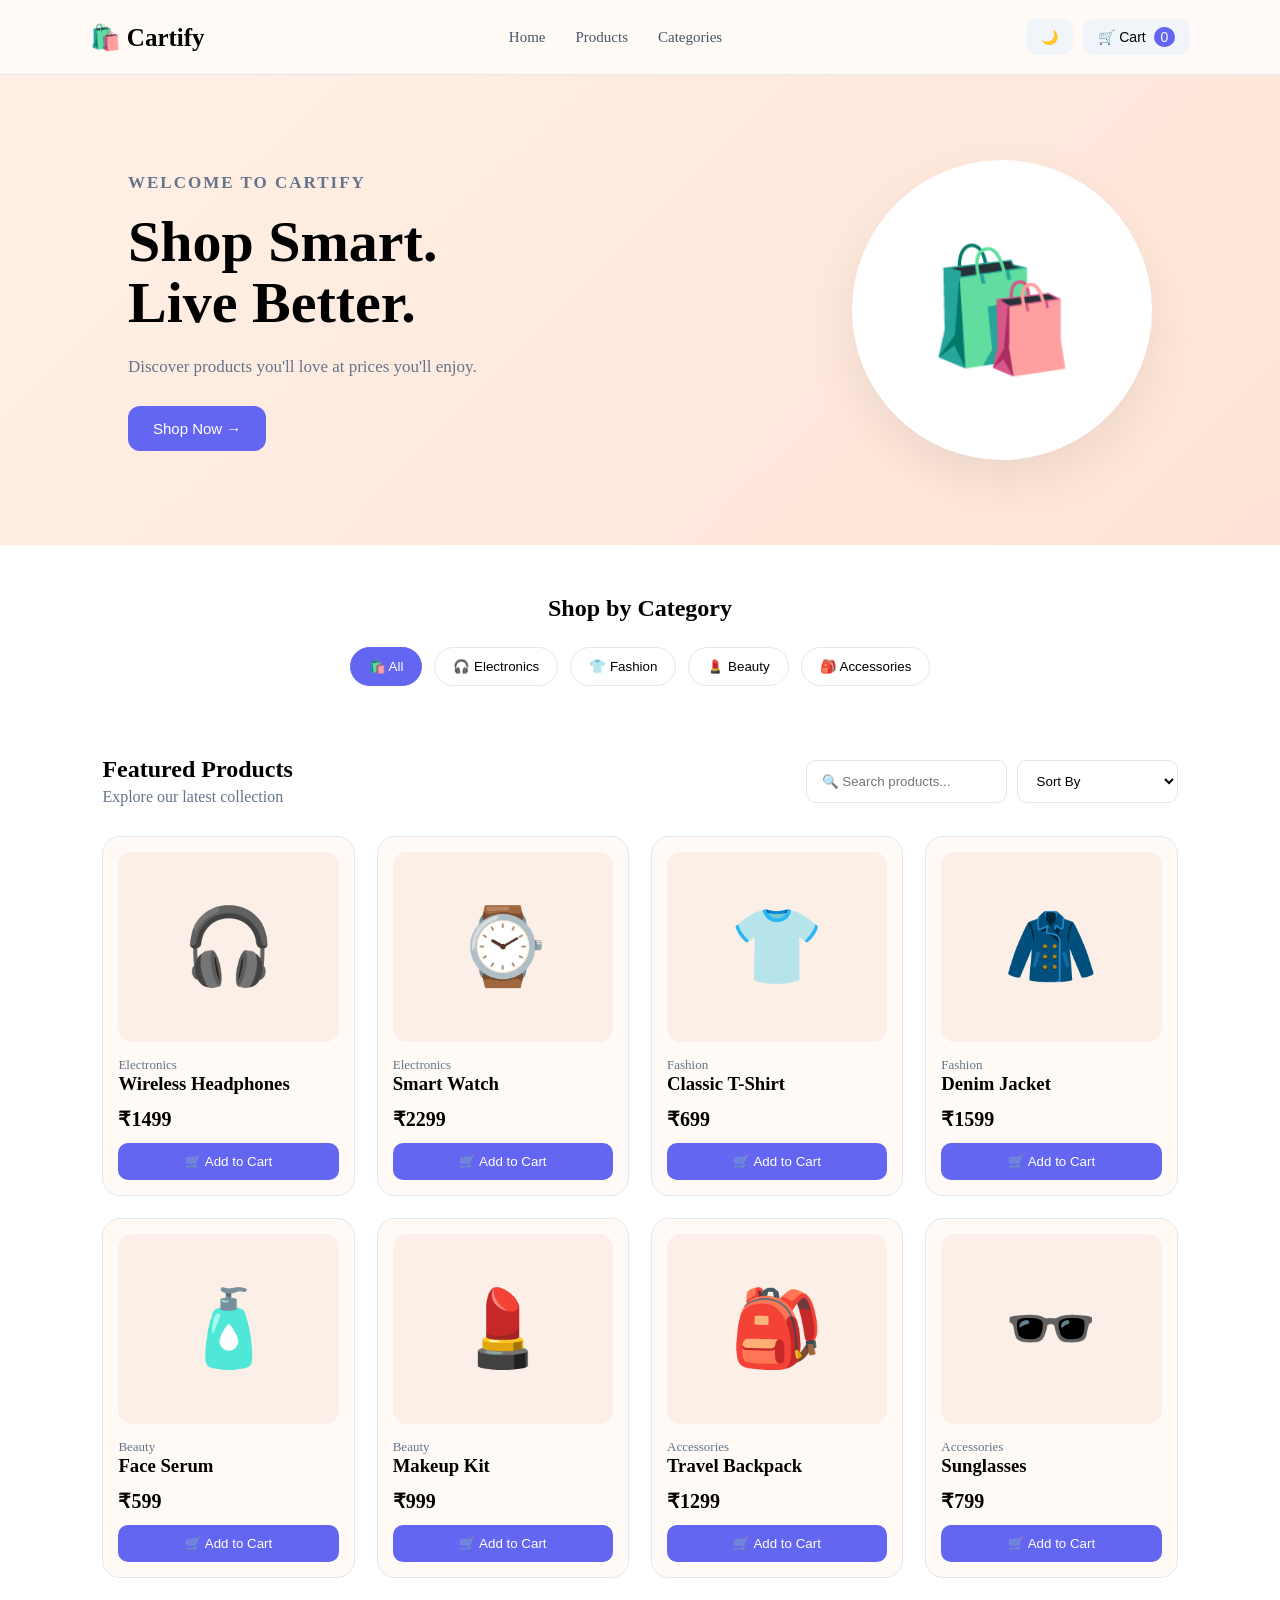
<file: index.html>
<!DOCTYPE html>
<html lang="en">

<head>
    <meta charset="UTF-8">
    <meta name="viewport" content="width=device-width, initial-scale=1.0">

    <title>Cartify - Modern Shopping</title>

    <link rel="stylesheet" href="style.css">
</head>

<body>

    <!-- Header -->

    <header class="navbar">

        <div class="logo">
            🛍️ Cartify
        </div>

        <nav>
            <a href="#">Home</a>
            <a href="#products">Products</a>
            <a href="#categories">Categories</a>
        </nav>

        <div class="nav-actions">
            <button id="themeToggle">🌙</button>

            <button id="cartBtn">
                🛒 Cart
                <span id="cartCount">0</span>
            </button>
        </div>

    </header>


    <!-- Hero Section -->

    <section class="hero">

        <div class="hero-content">

            <p class="hero-small">WELCOME TO CARTIFY</p>

            <h1>
                Shop Smart.<br>
                Live Better.
            </h1>

            <p>
                Discover products you'll love at prices you'll enjoy.
            </p>

            <button class="shop-btn" onclick="scrollToProducts()">
                Shop Now →
            </button>

        </div>

        <div class="hero-image">
            🛍️
        </div>

    </section>


    <!-- Categories -->

    <section id="categories" class="categories-section">

        <h2>Shop by Category</h2>

        <div class="categories">

            <button class="category-btn active" data-category="All">
                🛍️ All
            </button>

            <button class="category-btn" data-category="Electronics">
                🎧 Electronics
            </button>

            <button class="category-btn" data-category="Fashion">
                👕 Fashion
            </button>

            <button class="category-btn" data-category="Beauty">
                💄 Beauty
            </button>

            <button class="category-btn" data-category="Accessories">
                🎒 Accessories
            </button>

        </div>

    </section>


    <!-- Products -->

    <main id="products">

        <div class="products-header">

            <div>
                <h2>Featured Products</h2>
                <p>Explore our latest collection</p>
            </div>

            <div class="filters">

                <input
                    type="text"
                    id="searchInput"
                    placeholder="🔍 Search products..."
                >

                <select id="sortFilter">

                    <option value="default">
                        Sort By
                    </option>

                    <option value="low">
                        Price: Low to High
                    </option>

                    <option value="high">
                        Price: High to Low
                    </option>

                </select>

            </div>

        </div>


        <div id="productsContainer" class="products-grid">

            <!-- Products will appear here -->

        </div>

    </main>


    <!-- Cart Sidebar -->

    <div id="cartOverlay" class="overlay"></div>

    <aside id="cartSidebar" class="cart-sidebar">

        <div class="cart-header">

            <h2>🛒 Your Cart</h2>

            <button id="closeCart">×</button>

        </div>

        <div id="cartItems">

            <p class="empty-cart">
                Your cart is empty.
            </p>

        </div>

        <div class="cart-footer">

            <div class="cart-total">

                <span>Total</span>

                <strong id="cartTotal">
                    ₹0
                </strong>

            </div>

            <button
    class="checkout-btn"
    onclick="goToCheckout()"
>
    Proceed to Checkout
</button>
        </div>

    </aside>


    <!-- JavaScript -->

    <script src="script.js"></script>

</body>

</html>
</file>
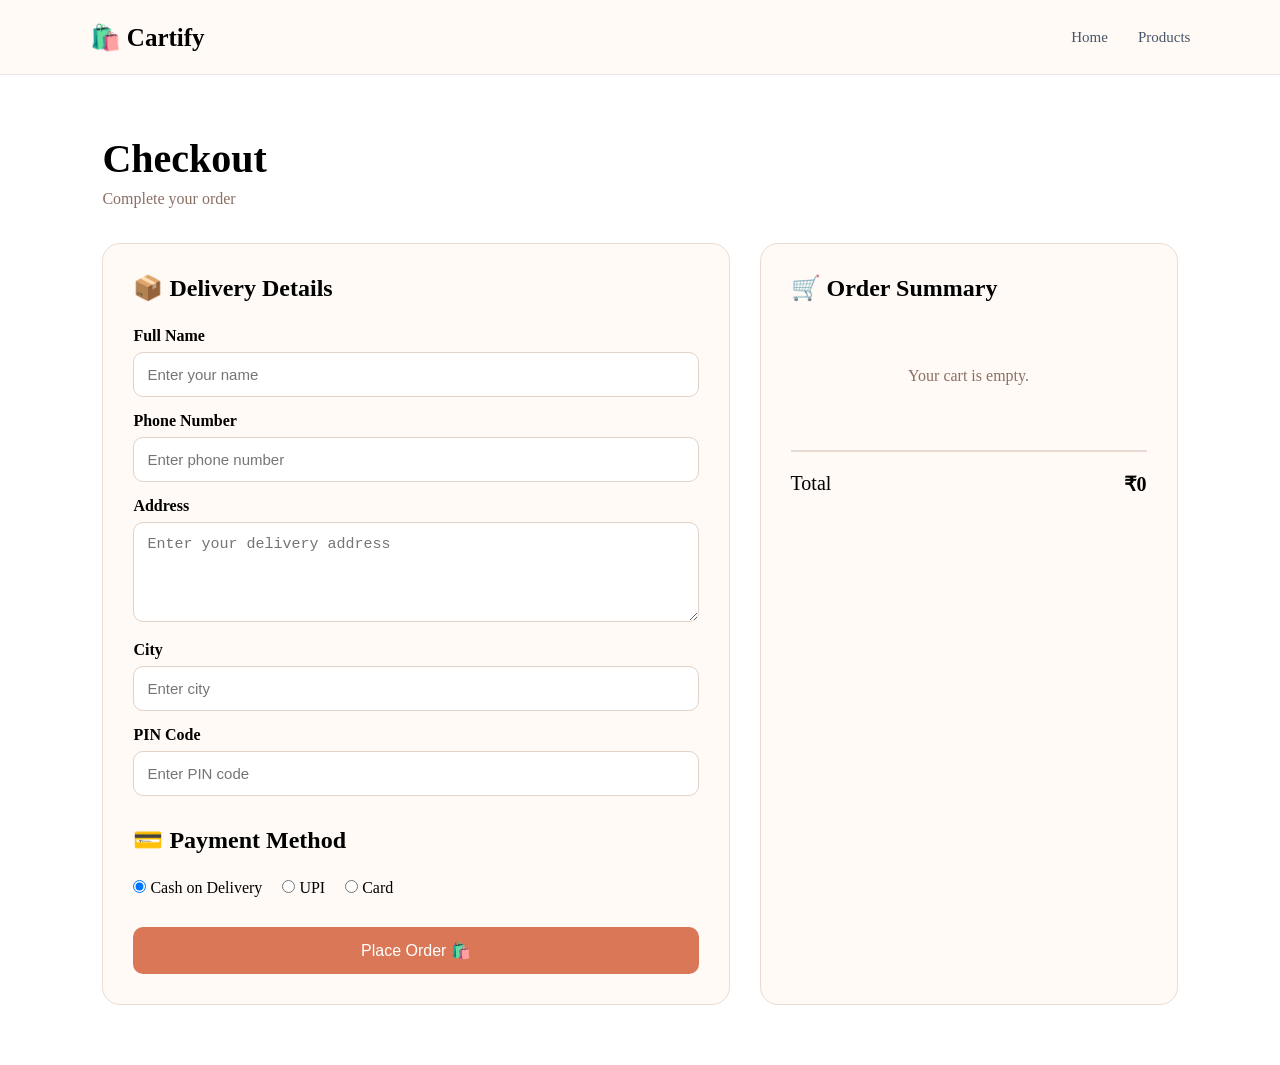
<file: checkout.html>
<!DOCTYPE html>
<html lang="en">

<head>
    <meta charset="UTF-8">
    <meta name="viewport" content="width=device-width, initial-scale=1.0">

    <title>Cartify - Checkout</title>

    <link rel="stylesheet" href="style.css">
</head>

<body>

    <header class="navbar">

        <div class="logo">
            🛍️ Cartify
        </div>

        <nav>
            <a href="index.html">Home</a>
            <a href="index.html#products">Products</a>
        </nav>

    </header>


    <main class="checkout-page">

        <h1>Checkout</h1>

        <p class="checkout-subtitle">
            Complete your order
        </p>


        <div class="checkout-container">

            <section class="checkout-form">

                <h2>📦 Delivery Details</h2>

                <label>Full Name</label>
                <input
                    type="text"
                    id="fullName"
                    placeholder="Enter your name"
                >

                <label>Phone Number</label>
                <input
                    type="tel"
                    id="phone"
                    placeholder="Enter phone number"
                >

                <label>Address</label>
                <textarea
                    id="address"
                    placeholder="Enter your delivery address"
                ></textarea>

                <label>City</label>
                <input
                    type="text"
                    id="city"
                    placeholder="Enter city"
                >

                <label>PIN Code</label>
                <input
                    type="text"
                    id="pincode"
                    placeholder="Enter PIN code"
                >

                <h2 class="payment-title">
                    💳 Payment Method
                </h2>

                <div class="payment-options">

                    <label>
                        <input
                            type="radio"
                            name="payment"
                            value="cod"
                            checked
                        >
                        Cash on Delivery
                    </label>

                    <label>
                        <input
                            type="radio"
                            name="payment"
                            value="upi"
                        >
                        UPI
                    </label>

                    <label>
                        <input
                            type="radio"
                            name="payment"
                            value="card"
                        >
                        Card
                    </label>

                </div>

                <button
                    class="place-order-btn"
                    onclick="placeOrder()"
                >
                    Place Order 🛍️
                </button>

            </section>


            <section class="order-summary">

                <h2>🛒 Order Summary</h2>

                <div id="checkoutItems">
                    <!-- Cart items appear here -->
                </div>

                <div class="summary-total">

                    <span>Total</span>

                    <strong id="checkoutTotal">
                        ₹0
                    </strong>

                </div>

            </section>

        </div>

    </main>


    <script src="checkout.js"></script>

</body>

</html>
</file>
<file: style.css>
* {
    margin: 0;
    padding: 0;
    box-sizing: border-box;
}

body {
    body {
    font-family: Arial, sans-serif;
    background: #fff8f0;
    color: #3b2922;
    transition: 0.3s;
}
    
}
/* Navbar */

.navbar {
    height: 75px;
    padding: 0 7%;
    background: #fffaf5;;
    display: flex;
    align-items: center;
    justify-content: space-between;
    border-bottom: 1px solid #e5e7eb;
    position: sticky;
    top: 0;
    z-index: 100;
}

.logo {
    font-size: 25px;
    font-weight: bold;
}

nav {
    display: flex;
    gap: 30px;
}

nav a {
    text-decoration: none;
    color: #475569;
    font-size: 15px;
}

nav a:hover {
    color: #6366f1;
}

.nav-actions {
    display: flex;
    gap: 10px;
}

.nav-actions button {
    border: none;
    padding: 10px 15px;
    border-radius: 10px;
    cursor: pointer;
    background: #f1f5f9;
    font-size: 14px;
}

#cartCount {
    background: #6366f1;
    color: white;
    padding: 2px 7px;
    border-radius: 20px;
    margin-left: 4px;
}


/* Hero */

.hero {
    min-height: 470px;
    padding: 70px 10%;
    display: flex;
    align-items: center;
    justify-content: space-between;
    background: linear-gradient(
        135deg,
        #fff0e6,
        #ffe4d6
    );
}

.hero-content {
    max-width: 550px;
}

.hero-small {
    color:#d97757;
    font-size: 13px;
    font-weight: bold;
    letter-spacing: 2px;
    margin-bottom: 15px;
}

.hero h1 {
    font-size: 58px;
    line-height: 1.05;
    margin-bottom: 20px;
}

.hero p {
    color: #64748b;
    font-size: 17px;
    line-height: 1.6;
}

.shop-btn {
    margin-top: 25px;
    padding: 14px 25px;
    border: none;
    border-radius: 12px;
    background: #6366f1;
    color: white;
    font-size: 15px;
    cursor: pointer;
}

.shop-btn:hover {
    background: #4f46e5;
}

.hero-image {
    width: 300px;
    height: 300px;
    border-radius: 50%;
    background: white;
    display: flex;
    align-items: center;
    justify-content: center;
    font-size: 120px;
    box-shadow: 0 20px 50px rgba(0, 0, 0, 0.08);
}


/* Categories */

.categories-section {
    padding: 50px 8%;
    text-align: center;
}

.categories-section h2 {
    margin-bottom: 25px;
}

.categories {
    display: flex;
    justify-content: center;
    gap: 12px;
    flex-wrap: wrap;
}

.category-btn {
    padding: 11px 18px;
    border: 1px solid #e2e8f0;
    background: white;
    border-radius: 25px;
    cursor: pointer;
}

.category-btn:hover,
.category-btn.active {
    background: #6366f1;
    color: white;
    border-color: #6366f1;
}


/* Products */

main {
    padding: 20px 8% 70px;
}

.products-header {
    display: flex;
    justify-content: space-between;
    align-items: center;
    margin-bottom: 30px;
}

.products-header p {
    color: #64748b;
    margin-top: 5px;
}

.filters {
    display: flex;
    gap: 10px;
}

.filters input,
.filters select {
    padding: 12px 15px;
    border: 1px solid #e2e8f0;
    border-radius: 10px;
    outline: none;
    background: white;
}

.products-grid {
    display: grid;
    grid-template-columns: repeat(4, 1fr);
    gap: 22px;
}


/* Product Card */

.product-card {
    background: #fffaf5;
    border: 1px solid #e5e7eb;
    border-radius: 18px;
    padding: 15px;
    transition: 0.3s;
}

.product-card:hover {
    transform: translateY(-5px);
    box-shadow: 0 15px 35px rgba(0, 0, 0, 0.08);
}

.product-image {
    height: 190px;
    border-radius: 14px;
    background:#fcefe7;;
    display: flex;
    align-items: center;
    justify-content: center;
    font-size: 75px;
    margin-bottom: 15px;
}

.product-card h3 {
    margin-bottom: 7px;
}

.product-category {
    color: #64748b;
    font-size: 13px;
}

.product-price {
    margin: 12px 0;
    font-size: 20px;
    font-weight: bold;
}

.add-cart-btn {
    width: 100%;
    padding: 11px;
    border: none;
    border-radius: 10px;
    background: #6366f1;
    color: white;
    cursor: pointer;
}

.add-cart-btn:hover {
    background: #4f46e5;
}


/* Cart */

.overlay {
    position: fixed;
    inset: 0;
    background: rgba(0, 0, 0, 0.4);
    display: none;
    z-index: 200;
}

.cart-sidebar {
    position: fixed;
    top: 0;
    right: -420px;
    width: 400px;
    height: 100%;
    background: white;
    z-index: 201;
    padding: 25px;
    transition: 0.3s;
    display: flex;
    flex-direction: column;
}

.cart-sidebar.active {
    right: 0;
}

.overlay.active {
    display: block;
}

.cart-header {
    display: flex;
    justify-content: space-between;
    align-items: center;
    padding-bottom: 20px;
    border-bottom: 1px solid #e5e7eb;
}

.cart-header button {
    border: none;
    background: none;
    font-size: 30px;
    cursor: pointer;
}

#cartItems {
    flex: 1;
    overflow-y: auto;
    padding-top: 20px;
}

.empty-cart {
    text-align: center;
    color: #64748b;
    margin-top: 50px;
}

.cart-total {
    display: flex;
    justify-content: space-between;
    font-size: 20px;
    margin-bottom: 15px;
}

.checkout-btn {
    width: 100%;
    padding: 14px;
    border: none;
    border-radius: 10px;
    background: #6366f1;
    color: white;
    cursor: pointer;
}


/* Dark Mode */

body.dark-mode {
    background: #0f172a;
    color: #f8fafc;
}

body.dark-mode .navbar,
body.dark-mode .category-btn,
body.dark-mode .product-card,
body.dark-mode .filters input,
body.dark-mode .filters select,
body.dark-mode .hero-image,
body.dark-mode .cart-sidebar {
    background: #2b211d;
    color: #f8fafc;
}

body.dark-mode nav a,
body.dark-mode .products-header p,
body.dark-mode .product-category,
body.dark-mode .empty-cart {
    color: #cbd5e1;
}

body.dark-mode .hero {
    background: #2b211d;
}

body.dark-mode .product-image {
    background: #3a2b26;
}


/* Responsive */

@media (max-width: 900px) {

    .products-grid {
        grid-template-columns: repeat(2, 1fr);
    }

    .hero {
        padding: 50px 6%;
    }

    .hero h1 {
        font-size: 45px;
    }

}

@media (max-width: 650px) {

    nav {
        display: none;
    }

    .hero {
        flex-direction: column;
        text-align: center;
        gap: 40px;
    }

    .hero-image {
        width: 220px;
        height: 220px;
        font-size: 80px;
    }

    .products-header {
        flex-direction: column;
        align-items: flex-start;
        gap: 20px;
    }

    .filters {
        width: 100%;
        flex-direction: column;
    }

    .products-grid {
        grid-template-columns: 1fr;
    }

    .cart-sidebar {
        width: 90%;
    }

}
/* Checkout Page */

.checkout-page {
    padding: 60px 8%;
    min-height: 80vh;
}

.checkout-page h1 {
    font-size: 40px;
    margin-bottom: 8px;
}

.checkout-subtitle {
    color: #8b6f63;
    margin-bottom: 35px;
}

.checkout-container {
    display: grid;
    grid-template-columns: 1.5fr 1fr;
    gap: 30px;
}

.checkout-form,
.order-summary {
    background: #fffaf5;
    border: 1px solid #eadbd2;
    border-radius: 18px;
    padding: 30px;
}

.checkout-form h2,
.order-summary h2 {
    margin-bottom: 25px;
}

.checkout-form label {
    display: block;
    margin-top: 15px;
    margin-bottom: 7px;
    font-weight: bold;
}

.checkout-form input,
.checkout-form textarea {
    width: 100%;
    padding: 13px;
    border: 1px solid #e2d2c8;
    border-radius: 10px;
    outline: none;
    font-size: 15px;
    background: white;
}

.checkout-form textarea {
    height: 100px;
    resize: vertical;
}

.payment-title {
    margin-top: 30px;
}

.payment-options {
    display: flex;
    gap: 20px;
    flex-wrap: wrap;
}

.payment-options label {
    margin: 0;
    font-weight: normal;
}

.payment-options input {
    width: auto;
}

.place-order-btn {
    width: 100%;
    margin-top: 30px;
    padding: 14px;
    border: none;
    border-radius: 10px;
    background: #d97757;
    color: white;
    font-size: 16px;
    cursor: pointer;
}

.place-order-btn:hover {
    background: #b85f43;
}

.checkout-item {
    display: flex;
    justify-content: space-between;
    align-items: center;
    gap: 15px;
    padding: 15px 0;
    border-bottom: 1px solid #eadbd2;
}

.checkout-product {
    display: flex;
    align-items: center;
    gap: 12px;
}

.checkout-icon {
    font-size: 35px;
}

.checkout-item p {
    margin-top: 5px;
    color: #8b6f63;
}

.summary-total {
    display: flex;
    justify-content: space-between;
    margin-top: 25px;
    padding-top: 20px;
    border-top: 2px solid #eadbd2;
    font-size: 20px;
}

.empty-checkout {
    text-align: center;
    color: #8b6f63;
    padding: 40px 0;
}


/* Checkout Dark Mode */

body.dark-mode .checkout-form,
body.dark-mode .order-summary {
    background: #2b211d;
    border-color: #4a3932;
}

body.dark-mode .checkout-form input,
body.dark-mode .checkout-form textarea {
    background: #3a2b26;
    color: white;
    border-color: #5a463d;
}

body.dark-mode .checkout-subtitle,
body.dark-mode .checkout-item p,
body.dark-mode .empty-checkout {
    color: #d6c4bb;
}


/* Checkout Responsive */

@media (max-width: 800px) {

    .checkout-container {
        grid-template-columns: 1fr;
    }

}
</file>
